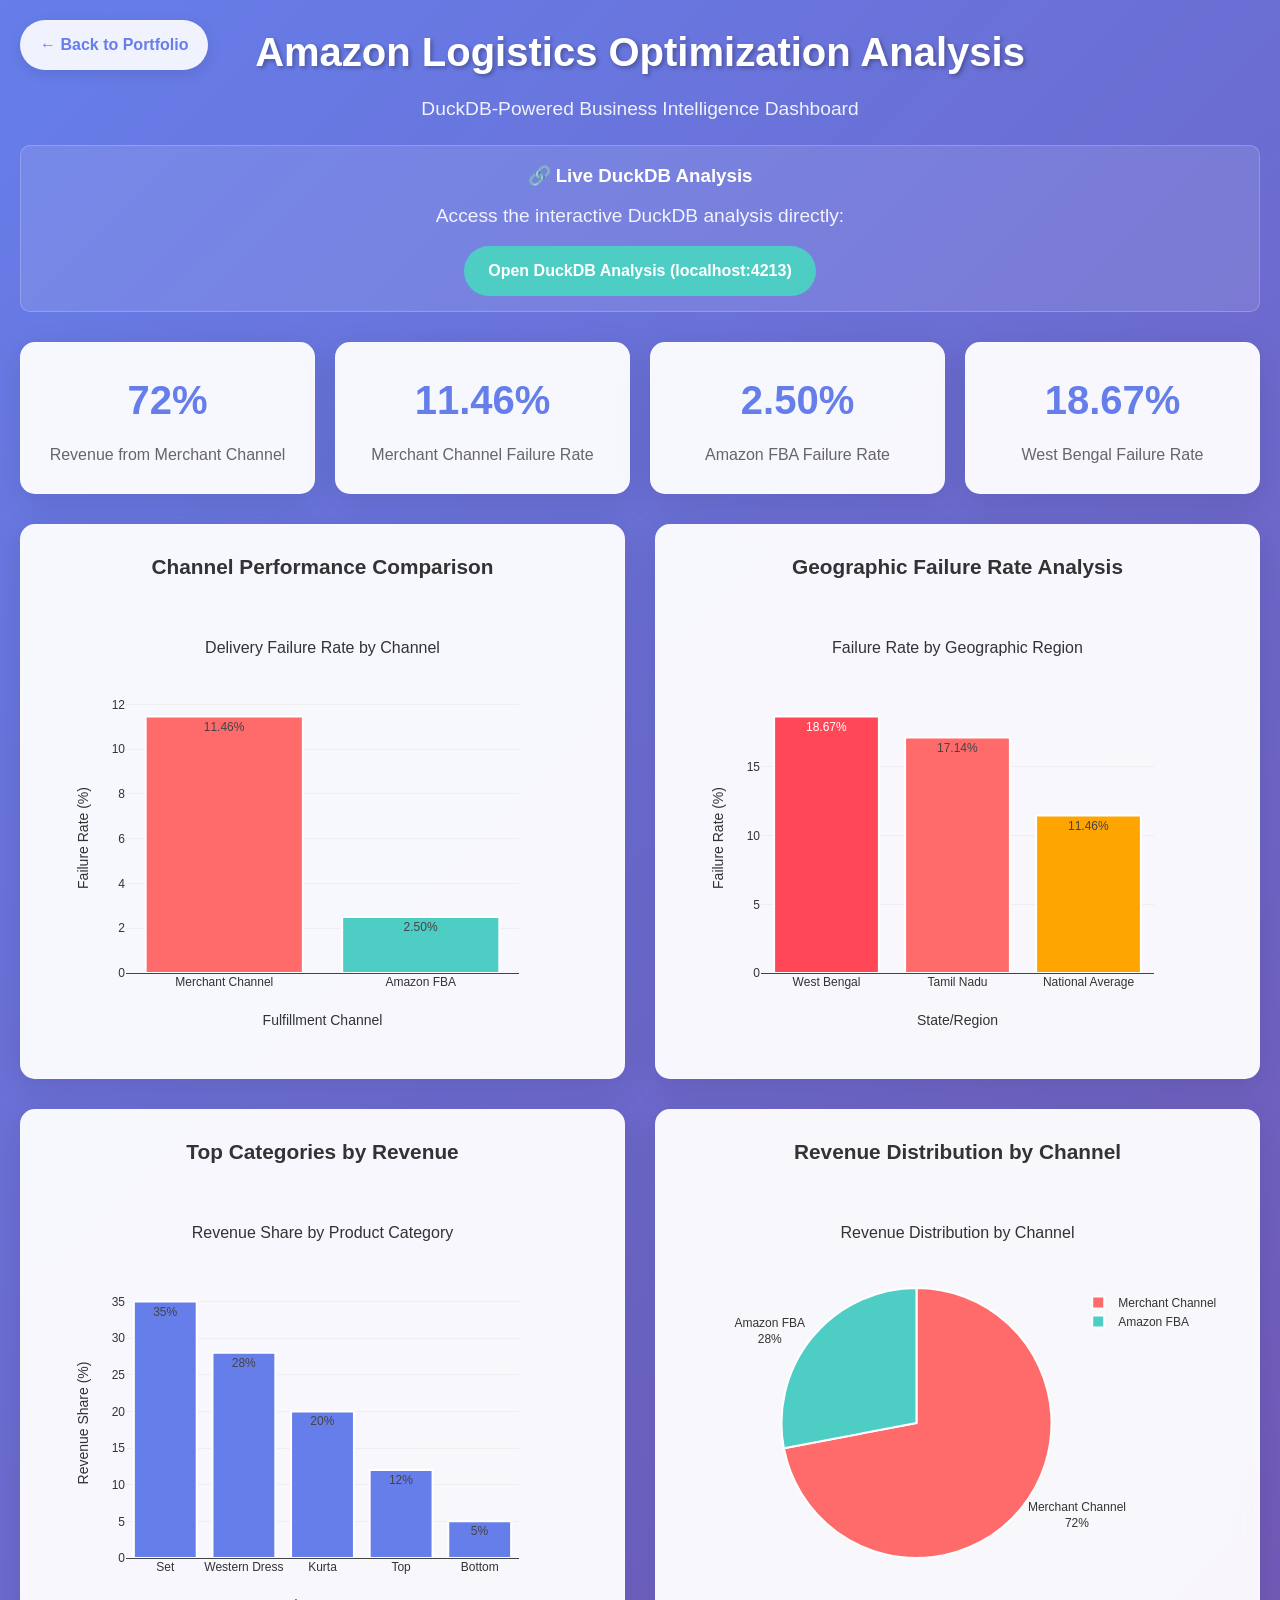
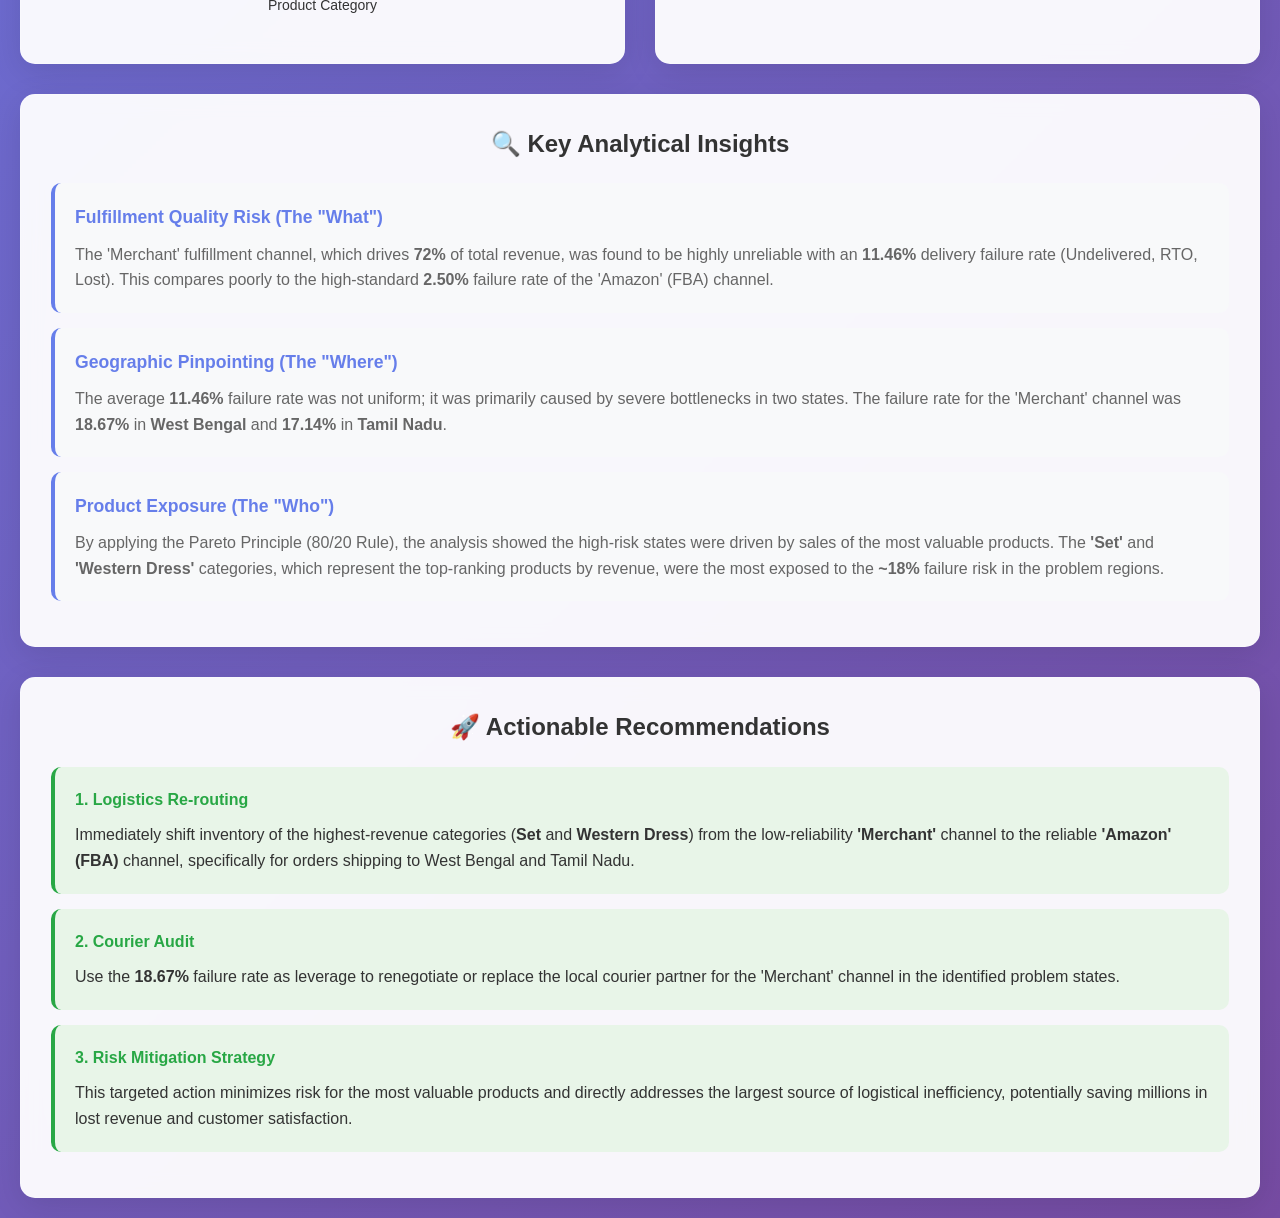
<file: amazon_dashboard.html>
<!DOCTYPE html>
<html lang="en">
<head>
    <meta charset="UTF-8">
    <meta name="viewport" content="width=device-width, initial-scale=1.0">
    <title>Amazon Logistics Optimization Dashboard</title>
    <script src="https://cdn.plot.ly/plotly-latest.min.js"></script>
    <style>
        * {
            margin: 0;
            padding: 0;
            box-sizing: border-box;
        }
        
        body {
            font-family: 'Segoe UI', Tahoma, Geneva, Verdana, sans-serif;
            background: linear-gradient(135deg, #667eea 0%, #764ba2 100%);
            color: #333;
            line-height: 1.6;
        }
        
        .dashboard-container {
            max-width: 1400px;
            margin: 0 auto;
            padding: 20px;
        }
        
        .header {
            text-align: center;
            margin-bottom: 30px;
            color: white;
        }
        
        .header h1 {
            font-size: 2.5rem;
            margin-bottom: 10px;
            text-shadow: 2px 2px 4px rgba(0,0,0,0.3);
        }
        
        .header p {
            font-size: 1.2rem;
            opacity: 0.9;
        }
        
        .metrics-grid {
            display: grid;
            grid-template-columns: repeat(auto-fit, minmax(250px, 1fr));
            gap: 20px;
            margin-bottom: 30px;
        }
        
        .metric-card {
            background: rgba(255, 255, 255, 0.95);
            padding: 25px;
            border-radius: 15px;
            text-align: center;
            box-shadow: 0 8px 32px rgba(0,0,0,0.1);
            backdrop-filter: blur(10px);
            border: 1px solid rgba(255,255,255,0.2);
            transition: transform 0.3s ease;
        }
        
        .metric-card:hover {
            transform: translateY(-5px);
        }
        
        .metric-value {
            font-size: 2.5rem;
            font-weight: bold;
            color: #667eea;
            margin-bottom: 10px;
        }
        
        .metric-label {
            font-size: 1rem;
            color: #666;
            font-weight: 500;
        }
        
        .charts-grid {
            display: grid;
            grid-template-columns: repeat(auto-fit, minmax(600px, 1fr));
            gap: 30px;
            margin-bottom: 30px;
        }
        
        .chart-container {
            background: rgba(255, 255, 255, 0.95);
            padding: 25px;
            border-radius: 15px;
            box-shadow: 0 8px 32px rgba(0,0,0,0.1);
            backdrop-filter: blur(10px);
            border: 1px solid rgba(255,255,255,0.2);
        }
        
        .chart-title {
            font-size: 1.3rem;
            font-weight: 600;
            margin-bottom: 20px;
            color: #333;
            text-align: center;
        }
        
        .insights-section {
            background: rgba(255, 255, 255, 0.95);
            padding: 30px;
            border-radius: 15px;
            box-shadow: 0 8px 32px rgba(0,0,0,0.1);
            backdrop-filter: blur(10px);
            border: 1px solid rgba(255,255,255,0.2);
            margin-bottom: 30px;
        }
        
        .insights-title {
            font-size: 1.5rem;
            font-weight: 600;
            margin-bottom: 20px;
            color: #333;
            text-align: center;
        }
        
        .insight-item {
            background: #f8f9fa;
            padding: 20px;
            margin-bottom: 15px;
            border-radius: 10px;
            border-left: 4px solid #667eea;
        }
        
        .insight-item h4 {
            color: #667eea;
            margin-bottom: 10px;
            font-size: 1.1rem;
        }
        
        .insight-item p {
            color: #666;
            line-height: 1.6;
        }
        
        .recommendations {
            background: rgba(255, 255, 255, 0.95);
            padding: 30px;
            border-radius: 15px;
            box-shadow: 0 8px 32px rgba(0,0,0,0.1);
            backdrop-filter: blur(10px);
            border: 1px solid rgba(255,255,255,0.2);
        }
        
        .recommendations h3 {
            color: #333;
            margin-bottom: 20px;
            text-align: center;
            font-size: 1.5rem;
        }
        
        .recommendation-item {
            background: #e8f5e8;
            padding: 20px;
            margin-bottom: 15px;
            border-radius: 10px;
            border-left: 4px solid #28a745;
        }
        
        .recommendation-item h4 {
            color: #28a745;
            margin-bottom: 10px;
        }
        
        .back-button {
            position: fixed;
            top: 20px;
            left: 20px;
            background: rgba(255, 255, 255, 0.9);
            color: #667eea;
            border: none;
            padding: 12px 20px;
            border-radius: 25px;
            cursor: pointer;
            font-weight: 600;
            text-decoration: none;
            display: inline-flex;
            align-items: center;
            gap: 8px;
            transition: all 0.3s ease;
            box-shadow: 0 4px 15px rgba(0,0,0,0.1);
        }
        
        .back-button:hover {
            background: white;
            transform: translateY(-2px);
            box-shadow: 0 6px 20px rgba(0,0,0,0.15);
        }
    </style>
</head>
<body>
    <a href="index.html" class="back-button">
        ← Back to Portfolio
    </a>
    
    <div class="dashboard-container">
        <div class="header">
            <h1>Amazon Logistics Optimization Analysis</h1>
            <p>DuckDB-Powered Business Intelligence Dashboard</p>
            <div style="margin-top: 20px; padding: 15px; background: rgba(255,255,255,0.1); border-radius: 10px; border: 1px solid rgba(255,255,255,0.2);">
                <h3 style="color: #fff; margin-bottom: 10px;">🔗 Live DuckDB Analysis</h3>
                <p style="color: #fff; margin-bottom: 15px;">Access the interactive DuckDB analysis directly:</p>
                <a href="http://localhost:4213/" target="_blank" style="display: inline-block; background: #4ecdc4; color: white; padding: 12px 24px; border-radius: 25px; text-decoration: none; font-weight: 600; transition: all 0.3s ease;">
                    <i class="fas fa-external-link-alt"></i> Open DuckDB Analysis (localhost:4213)
                </a>
            </div>
        </div>
        
        <div class="metrics-grid">
            <div class="metric-card">
                <div class="metric-value">72%</div>
                <div class="metric-label">Revenue from Merchant Channel</div>
            </div>
            <div class="metric-card">
                <div class="metric-value">11.46%</div>
                <div class="metric-label">Merchant Channel Failure Rate</div>
            </div>
            <div class="metric-card">
                <div class="metric-value">2.50%</div>
                <div class="metric-label">Amazon FBA Failure Rate</div>
            </div>
            <div class="metric-card">
                <div class="metric-value">18.67%</div>
                <div class="metric-label">West Bengal Failure Rate</div>
            </div>
        </div>
        
        <div class="charts-grid">
            <div class="chart-container">
                <div class="chart-title">Channel Performance Comparison</div>
                <div id="channelChart"></div>
            </div>
            
            <div class="chart-container">
                <div class="chart-title">Geographic Failure Rate Analysis</div>
                <div id="geographicChart"></div>
            </div>
            
            <div class="chart-container">
                <div class="chart-title">Top Categories by Revenue</div>
                <div id="categoryChart"></div>
            </div>
            
            <div class="chart-container">
                <div class="chart-title">Revenue Distribution by Channel</div>
                <div id="revenueChart"></div>
            </div>
        </div>
        
        <div class="insights-section">
            <div class="insights-title">🔍 Key Analytical Insights</div>
            
            <div class="insight-item">
                <h4>Fulfillment Quality Risk (The "What")</h4>
                <p>The 'Merchant' fulfillment channel, which drives <strong>72%</strong> of total revenue, was found to be highly unreliable with an <strong>11.46%</strong> delivery failure rate (Undelivered, RTO, Lost). This compares poorly to the high-standard <strong>2.50%</strong> failure rate of the 'Amazon' (FBA) channel.</p>
            </div>
            
            <div class="insight-item">
                <h4>Geographic Pinpointing (The "Where")</h4>
                <p>The average <strong>11.46%</strong> failure rate was not uniform; it was primarily caused by severe bottlenecks in two states. The failure rate for the 'Merchant' channel was <strong>18.67%</strong> in <strong>West Bengal</strong> and <strong>17.14%</strong> in <strong>Tamil Nadu</strong>.</p>
            </div>
            
            <div class="insight-item">
                <h4>Product Exposure (The "Who")</h4>
                <p>By applying the Pareto Principle (80/20 Rule), the analysis showed the high-risk states were driven by sales of the most valuable products. The <strong>'Set'</strong> and <strong>'Western Dress'</strong> categories, which represent the top-ranking products by revenue, were the most exposed to the <strong>~18%</strong> failure risk in the problem regions.</p>
            </div>
        </div>
        
        <div class="recommendations">
            <h3>🚀 Actionable Recommendations</h3>
            
            <div class="recommendation-item">
                <h4>1. Logistics Re-routing</h4>
                <p>Immediately shift inventory of the highest-revenue categories (<strong>Set</strong> and <strong>Western Dress</strong>) from the low-reliability <strong>'Merchant'</strong> channel to the reliable <strong>'Amazon' (FBA)</strong> channel, specifically for orders shipping to West Bengal and Tamil Nadu.</p>
            </div>
            
            <div class="recommendation-item">
                <h4>2. Courier Audit</h4>
                <p>Use the <strong>18.67%</strong> failure rate as leverage to renegotiate or replace the local courier partner for the 'Merchant' channel in the identified problem states.</p>
            </div>
            
            <div class="recommendation-item">
                <h4>3. Risk Mitigation Strategy</h4>
                <p>This targeted action minimizes risk for the most valuable products and directly addresses the largest source of logistical inefficiency, potentially saving millions in lost revenue and customer satisfaction.</p>
            </div>
        </div>
    </div>
    
    <script>
        // Channel Performance Chart
        const channelData = [{
            x: ['Merchant Channel', 'Amazon FBA'],
            y: [11.46, 2.50],
            type: 'bar',
            marker: {
                color: ['#ff6b6b', '#4ecdc4'],
                line: {color: 'white', width: 2}
            },
            text: ['11.46%', '2.50%'],
            textposition: 'auto',
        }];
        
        const channelLayout = {
            title: {
                text: 'Delivery Failure Rate by Channel',
                font: {size: 16, color: '#333'}
            },
            xaxis: {title: 'Fulfillment Channel'},
            yaxis: {title: 'Failure Rate (%)'},
            plot_bgcolor: 'rgba(0,0,0,0)',
            paper_bgcolor: 'rgba(0,0,0,0)',
            font: {color: '#333'}
        };
        
        Plotly.newPlot('channelChart', channelData, channelLayout, {responsive: true});
        
        // Geographic Analysis Chart
        const geographicData = [{
            x: ['West Bengal', 'Tamil Nadu', 'National Average'],
            y: [18.67, 17.14, 11.46],
            type: 'bar',
            marker: {
                color: ['#ff4757', '#ff6b6b', '#ffa502'],
                line: {color: 'white', width: 2}
            },
            text: ['18.67%', '17.14%', '11.46%'],
            textposition: 'auto',
        }];
        
        const geographicLayout = {
            title: {
                text: 'Failure Rate by Geographic Region',
                font: {size: 16, color: '#333'}
            },
            xaxis: {title: 'State/Region'},
            yaxis: {title: 'Failure Rate (%)'},
            plot_bgcolor: 'rgba(0,0,0,0)',
            paper_bgcolor: 'rgba(0,0,0,0)',
            font: {color: '#333'}
        };
        
        Plotly.newPlot('geographicChart', geographicData, geographicLayout, {responsive: true});
        
        // Top Categories Chart
        const categoryData = [{
            x: ['Set', 'Western Dress', 'Kurta', 'Top', 'Bottom'],
            y: [35, 28, 20, 12, 5],
            type: 'bar',
            marker: {
                color: '#667eea',
                line: {color: 'white', width: 2}
            },
            text: ['35%', '28%', '20%', '12%', '5%'],
            textposition: 'auto',
        }];
        
        const categoryLayout = {
            title: {
                text: 'Revenue Share by Product Category',
                font: {size: 16, color: '#333'}
            },
            xaxis: {title: 'Product Category'},
            yaxis: {title: 'Revenue Share (%)'},
            plot_bgcolor: 'rgba(0,0,0,0)',
            paper_bgcolor: 'rgba(0,0,0,0)',
            font: {color: '#333'}
        };
        
        Plotly.newPlot('categoryChart', categoryData, categoryLayout, {responsive: true});
        
        // Revenue Distribution Pie Chart
        const revenueData = [{
            values: [72, 28],
            labels: ['Merchant Channel', 'Amazon FBA'],
            type: 'pie',
            marker: {
                colors: ['#ff6b6b', '#4ecdc4'],
                line: {color: 'white', width: 2}
            },
            textinfo: 'label+percent',
            textposition: 'outside'
        }];
        
        const revenueLayout = {
            title: {
                text: 'Revenue Distribution by Channel',
                font: {size: 16, color: '#333'}
            },
            plot_bgcolor: 'rgba(0,0,0,0)',
            paper_bgcolor: 'rgba(0,0,0,0)',
            font: {color: '#333'}
        };
        
        Plotly.newPlot('revenueChart', revenueData, revenueLayout, {responsive: true});
        
        // Add animation to metric cards
        const observerOptions = {
            threshold: 0.1,
            rootMargin: '0px 0px -50px 0px'
        };
        
        const observer = new IntersectionObserver((entries) => {
            entries.forEach(entry => {
                if (entry.isIntersecting) {
                    entry.target.style.animation = 'fadeInUp 0.6s ease forwards';
                }
            });
        }, observerOptions);
        
        document.querySelectorAll('.metric-card, .chart-container, .insight-item, .recommendation-item').forEach(el => {
            observer.observe(el);
        });
        
        // Add CSS animation
        const style = document.createElement('style');
        style.textContent = `
            @keyframes fadeInUp {
                from {
                    opacity: 0;
                    transform: translateY(30px);
                }
                to {
                    opacity: 1;
                    transform: translateY(0);
                }
            }
        `;
        document.head.appendChild(style);
    </script>
</body>
</html>
</file>
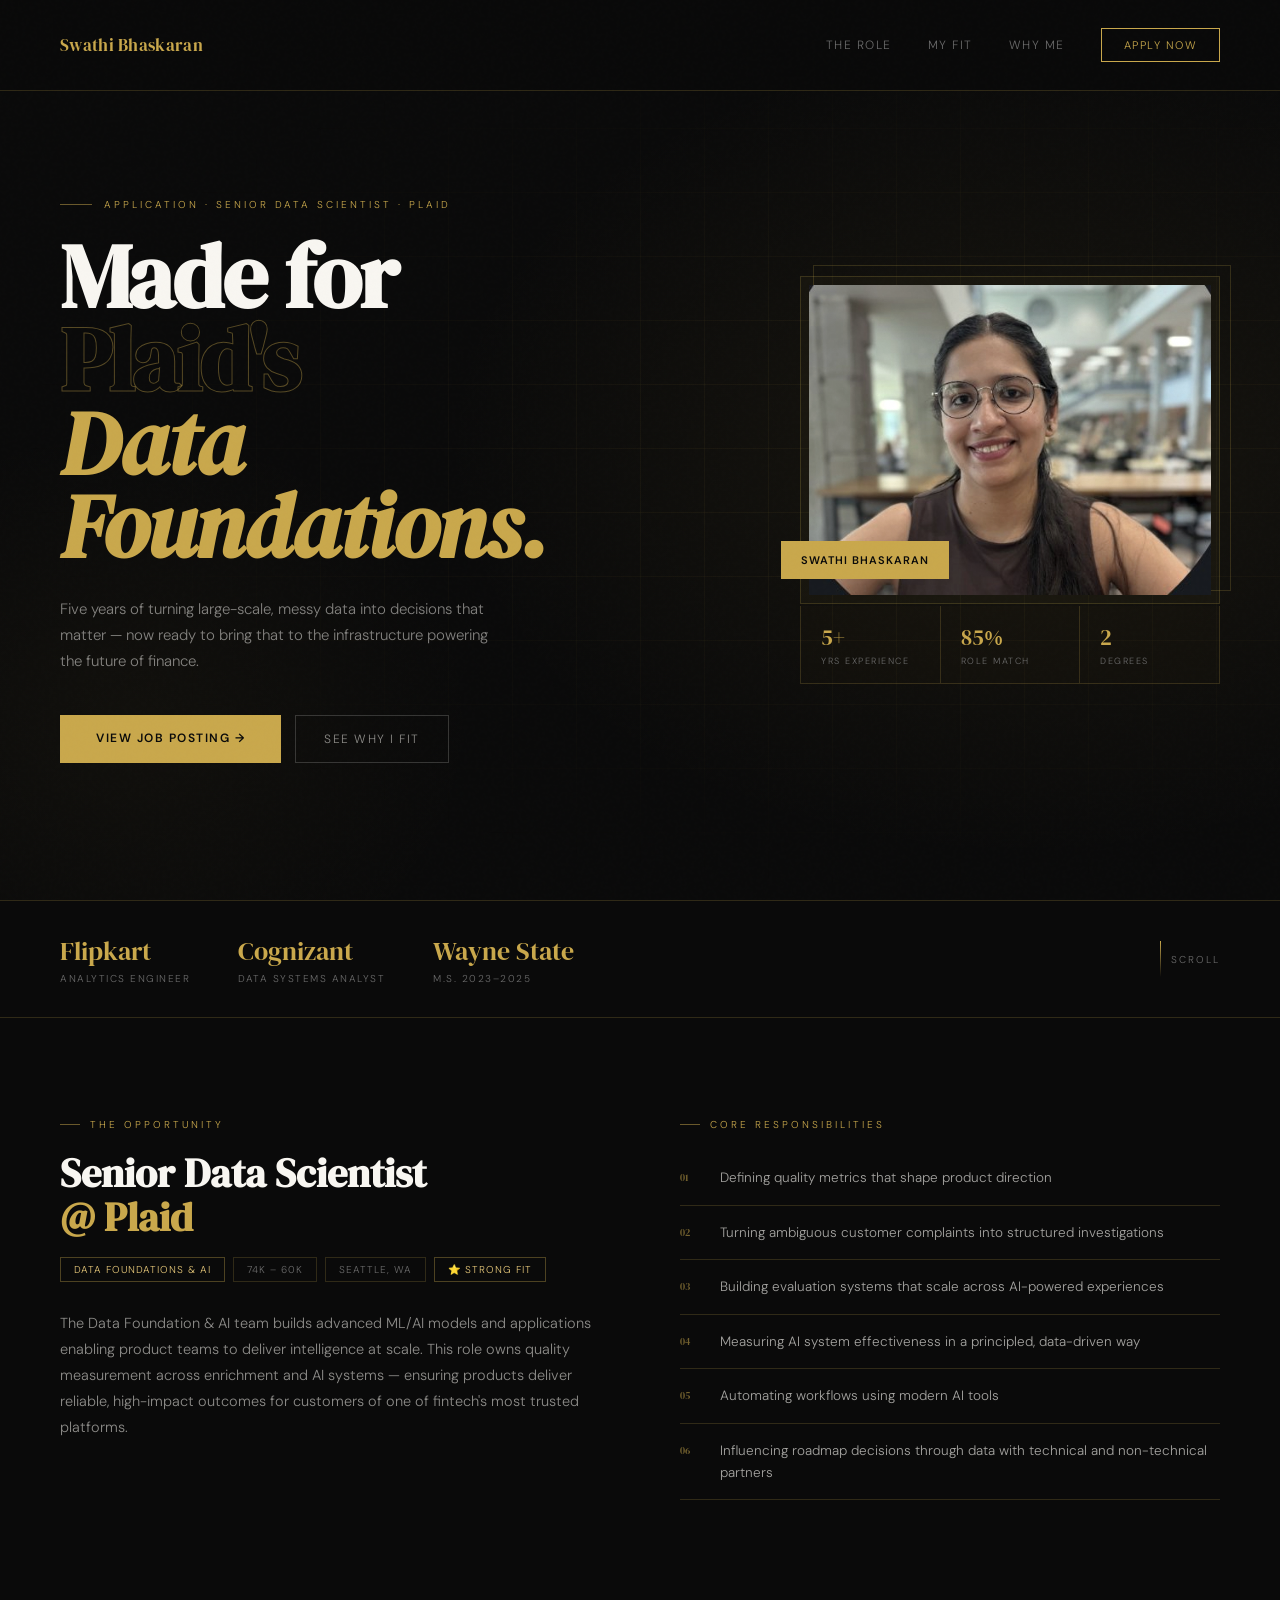
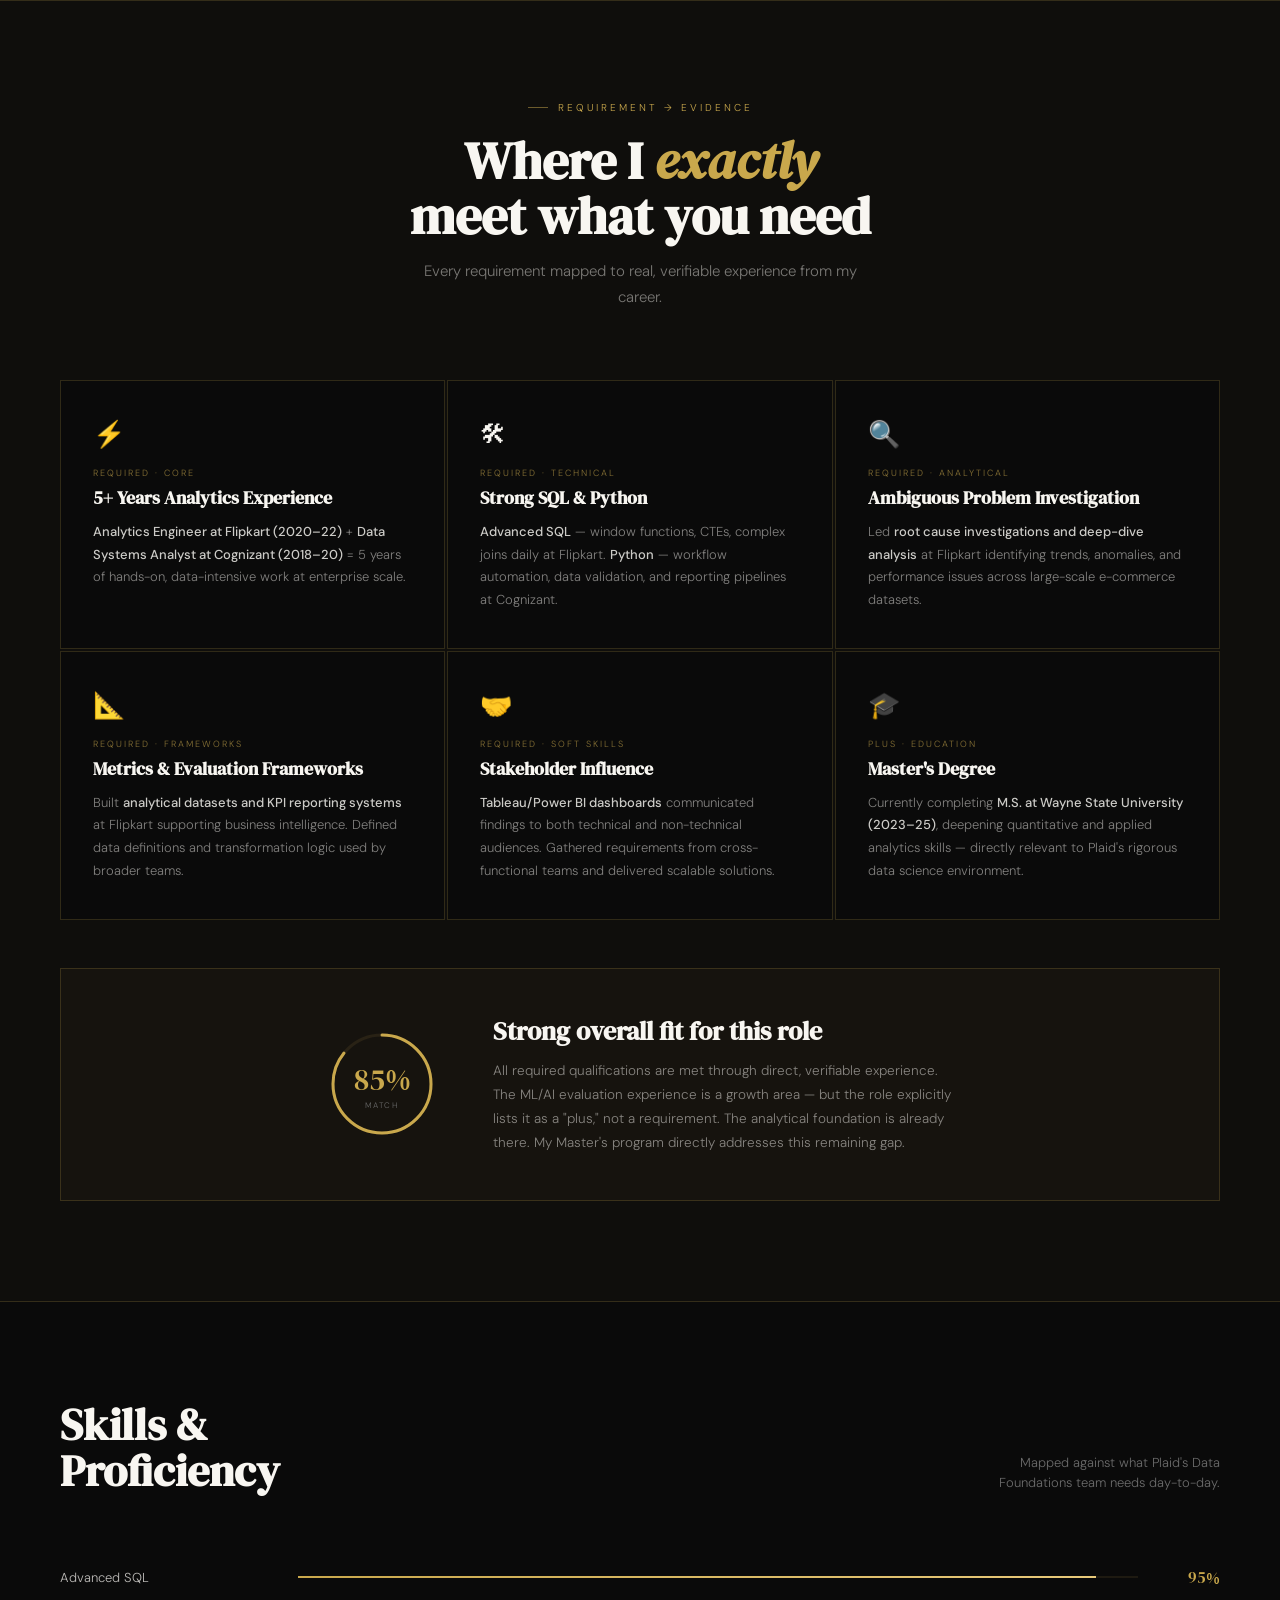
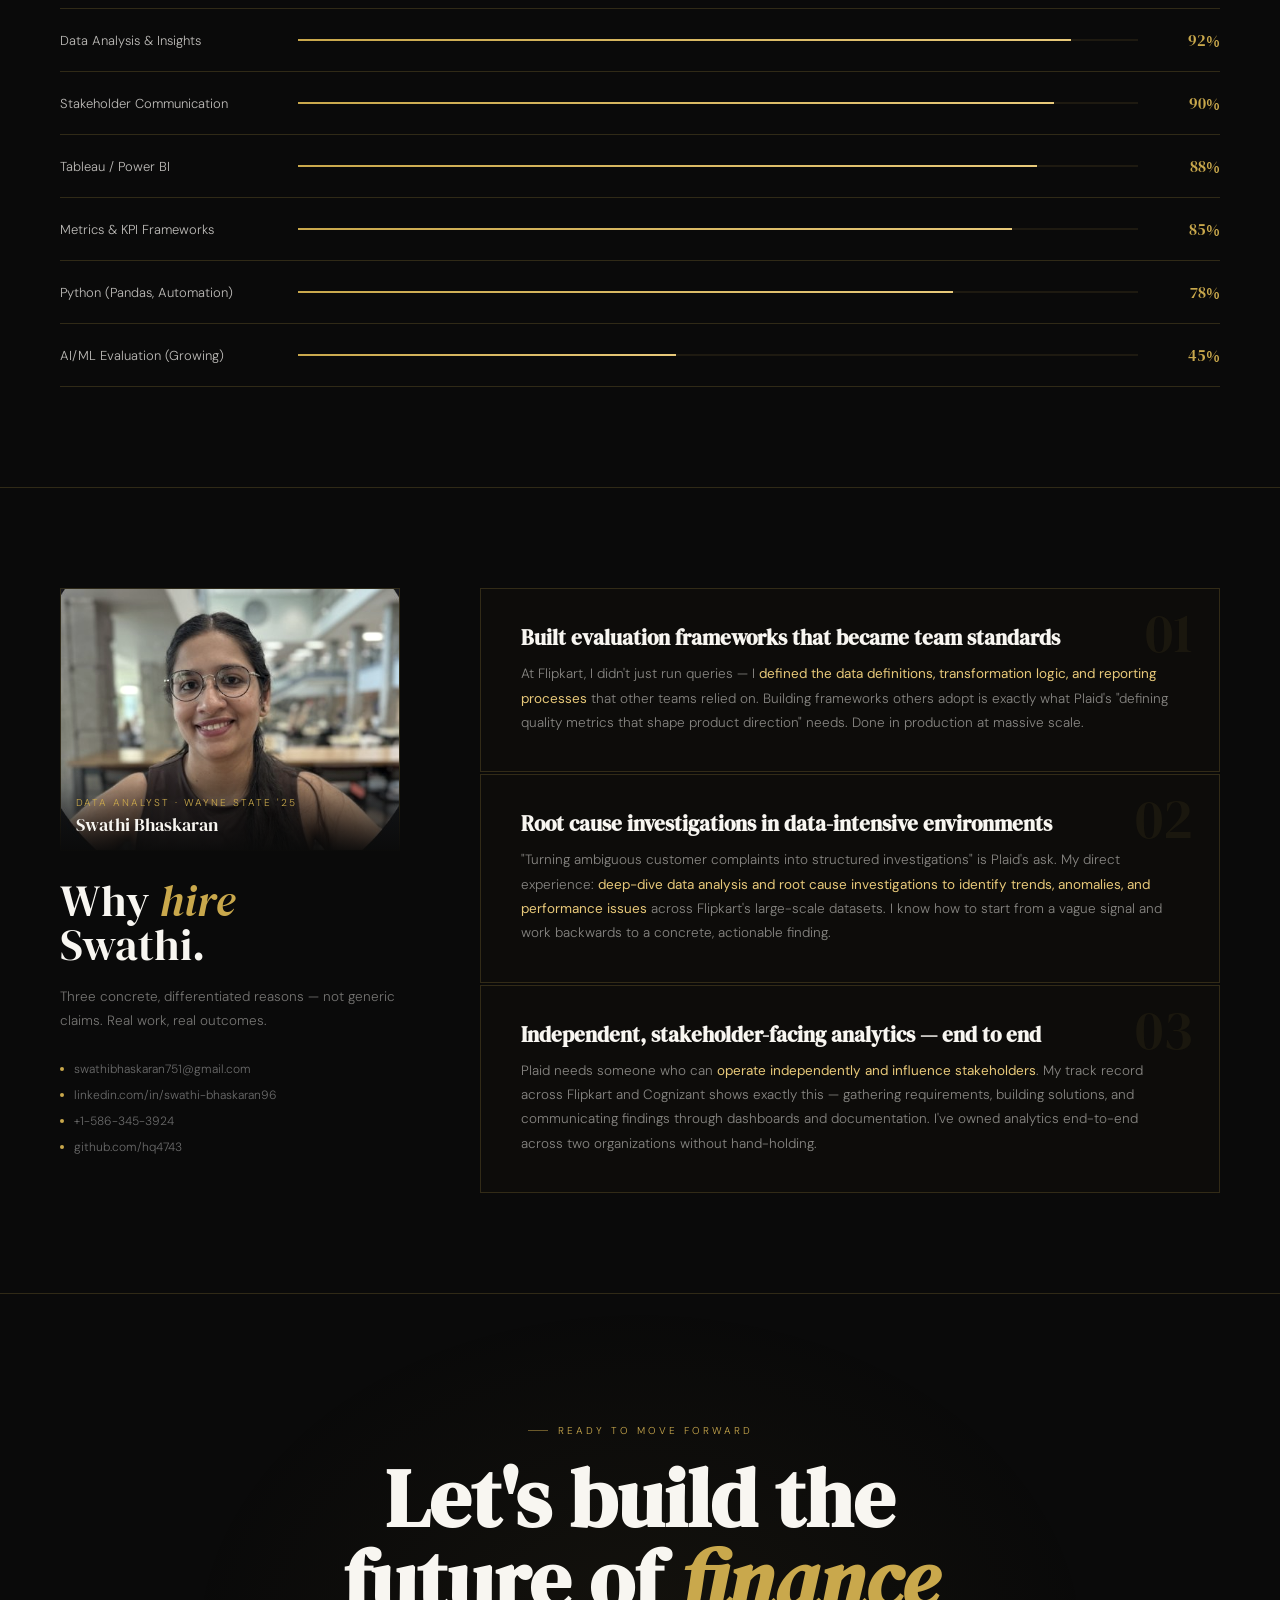
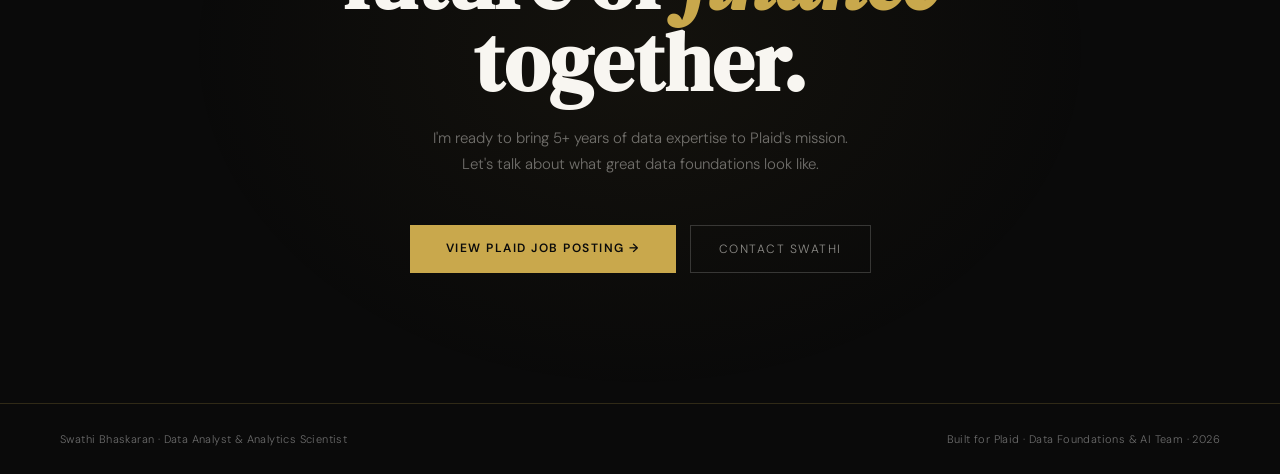
<file: swathi_plaid_application.html>
<!DOCTYPE html>
<html lang="en">
<head>
<meta charset="UTF-8">
<meta name="viewport" content="width=device-width, initial-scale=1.0">
<title>Swathi Bhaskaran × Plaid</title>
<link href="https://fonts.googleapis.com/css2?family=DM+Serif+Display:ital@0;1&family=DM+Sans:ital,opsz,wght@0,9..40,300;0,9..40,400;0,9..40,500;0,9..40,600;1,9..40,300&display=swap" rel="stylesheet">
<style>
  :root {
    --black: #0a0a0a;
    --white: #f8f6f1;
    --gold: #c9a84c;
    --gold-light: #e8c97a;
    --cream: #f0ece3;
    --mid: #6b6b6b;
    --line: rgba(201,168,76,0.2);
  }
  *, *::before, *::after { box-sizing: border-box; margin: 0; padding: 0; }
  html { scroll-behavior: smooth; }
  body { background: var(--black); color: var(--white); font-family: 'DM Sans', sans-serif; font-weight: 300; overflow-x: hidden; }

  body::before {
    content: '';
    position: fixed; inset: 0;
    background-image: url("data:image/svg+xml,%3Csvg viewBox='0 0 256 256' xmlns='http://www.w3.org/2000/svg'%3E%3Cfilter id='n'%3E%3CfeTurbulence type='fractalNoise' baseFrequency='0.9' numOctaves='4' stitchTiles='stitch'/%3E%3C/filter%3E%3Crect width='100%25' height='100%25' filter='url(%23n)' opacity='0.04'/%3E%3C/svg%3E");
    pointer-events: none; z-index: 999; opacity: 0.35;
  }

  /* NAV */
  nav {
    padding: 28px 60px; display: flex; justify-content: space-between; align-items: center;
    position: fixed; top: 0; left: 0; right: 0; z-index: 100;
    background: rgba(10,10,10,0.85); backdrop-filter: blur(20px);
    border-bottom: 1px solid var(--line);
    animation: fadeDown 0.8s ease forwards;
  }
  .nav-logo { font-family: 'DM Serif Display', serif; font-size: 17px; color: var(--gold); letter-spacing: 0.3px; }
  .nav-links { display: flex; gap: 36px; align-items: center; }
  .nav-link { font-size: 12px; letter-spacing: 1.5px; text-transform: uppercase; color: var(--mid); text-decoration: none; transition: color 0.3s; }
  .nav-link:hover { color: var(--gold); }
  .nav-cta { padding: 9px 22px; border: 1px solid var(--gold); color: var(--gold); font-size: 11px; letter-spacing: 1.5px; text-transform: uppercase; text-decoration: none; transition: all 0.3s; }
  .nav-cta:hover { background: var(--gold); color: var(--black); }

  /* HERO */
  .hero {
    min-height: 100vh; padding: 140px 60px 80px;
    display: grid; grid-template-columns: 1fr 420px; gap: 60px; align-items: center;
    position: relative; overflow: hidden;
  }
  .hero-bg {
    position: absolute; inset: 0;
    background: radial-gradient(ellipse 70% 70% at 80% 50%, rgba(201,168,76,0.07) 0%, transparent 65%),
                radial-gradient(ellipse 50% 60% at 10% 80%, rgba(201,168,76,0.04) 0%, transparent 55%);
  }
  .hero-grid {
    position: absolute; inset: 0;
    background-image: linear-gradient(rgba(201,168,76,0.05) 1px, transparent 1px), linear-gradient(90deg, rgba(201,168,76,0.05) 1px, transparent 1px);
    background-size: 64px 64px;
    mask-image: radial-gradient(ellipse at 70% 50%, black 20%, transparent 70%);
  }

  .hero-left { position: relative; z-index: 10; }
  .hero-eyebrow {
    font-size: 10px; letter-spacing: 3px; text-transform: uppercase; color: var(--gold); margin-bottom: 24px;
    display: flex; align-items: center; gap: 12px;
    opacity: 0; animation: fadeUp 0.8s ease forwards 0.3s;
  }
  .hero-eyebrow::before { content: ''; width: 32px; height: 1px; background: var(--gold); opacity: 0.5; }

  .hero-title { font-family: 'DM Serif Display', serif; font-size: clamp(50px, 7vw, 96px); line-height: 0.93; letter-spacing: -2px; margin-bottom: 28px; }
  .hero-title .l1 { display: block; opacity: 0; animation: fadeUp 0.9s ease forwards 0.45s; }
  .hero-title .l2 { display: block; color: transparent; -webkit-text-stroke: 1px rgba(201,168,76,0.4); opacity: 0; animation: fadeUp 0.9s ease forwards 0.58s; }
  .hero-title .l3 { display: block; font-style: italic; color: var(--gold); opacity: 0; animation: fadeUp 0.9s ease forwards 0.71s; }

  .hero-desc { font-size: 15px; line-height: 1.75; color: rgba(248,246,241,0.5); max-width: 440px; margin-bottom: 40px; opacity: 0; animation: fadeUp 0.8s ease forwards 0.9s; }
  .hero-actions { display: flex; gap: 14px; opacity: 0; animation: fadeUp 0.8s ease forwards 1.05s; }
  .btn-primary { padding: 15px 36px; background: var(--gold); color: var(--black); font-size: 12px; letter-spacing: 1.5px; text-transform: uppercase; font-weight: 600; text-decoration: none; transition: opacity 0.3s; }
  .btn-primary:hover { opacity: 0.85; }
  .btn-ghost { padding: 15px 28px; border: 1px solid rgba(248,246,241,0.18); color: rgba(248,246,241,0.55); font-size: 12px; letter-spacing: 1.5px; text-transform: uppercase; text-decoration: none; transition: all 0.3s; }
  .btn-ghost:hover { border-color: var(--gold); color: var(--gold); }

  /* PHOTO CARD */
  .hero-right { position: relative; z-index: 10; opacity: 0; animation: fadeUp 1s ease forwards 0.6s; }
  .photo-card {
    position: relative; background: rgba(201,168,76,0.04);
    border: 1px solid var(--line); padding: 8px;
  }
  .photo-card::before {
    content: ''; position: absolute; top: -12px; right: -12px; bottom: 12px; left: 12px;
    border: 1px solid rgba(201,168,76,0.2); z-index: -1;
  }
  .photo-card img { width: 100%; display: block; filter: grayscale(15%) contrast(1.05); }
  .photo-badge {
    position: absolute; bottom: 24px; left: -20px;
    background: var(--gold); color: var(--black);
    padding: 12px 20px; font-size: 11px; letter-spacing: 1px; text-transform: uppercase; font-weight: 600;
  }
  .photo-stats {
    display: flex; gap: 0; margin-top: 2px;
  }
  .pstat {
    flex: 1; padding: 16px 20px; border: 1px solid var(--line); border-top: none;
    display: flex; flex-direction: column; gap: 3px;
    background: rgba(201,168,76,0.02);
  }
  .pstat:not(:last-child) { border-right: none; }
  .pstat-num { font-family: 'DM Serif Display', serif; font-size: 22px; color: var(--gold); }
  .pstat-label { font-size: 9px; letter-spacing: 1.5px; text-transform: uppercase; color: var(--mid); }

  /* DIVIDER */
  .divider { height: 1px; background: var(--line); margin: 0 60px; }

  /* HERO BOTTOM STATS */
  .hero-bottom { padding: 32px 60px; display: flex; justify-content: space-between; align-items: center; border-top: 1px solid var(--line); }
  .hstats { display: flex; gap: 48px; }
  .hstat { display: flex; flex-direction: column; gap: 3px; }
  .hstat-num { font-family: 'DM Serif Display', serif; font-size: 26px; color: var(--gold); }
  .hstat-lbl { font-size: 10px; letter-spacing: 1.5px; text-transform: uppercase; color: var(--mid); }
  .scroll-hint { font-size: 10px; letter-spacing: 2px; text-transform: uppercase; color: var(--mid); display: flex; align-items: center; gap: 10px; }
  .scroll-line { width: 1px; height: 36px; background: linear-gradient(to bottom, var(--gold), transparent); animation: pulse 2s ease-in-out infinite; }

  /* SECTION COMMONS */
  .section-label { font-size: 10px; letter-spacing: 3px; text-transform: uppercase; color: var(--gold); margin-bottom: 20px; display: flex; align-items: center; gap: 10px; }
  .section-label::before { content: ''; width: 20px; height: 1px; background: var(--gold); opacity: 0.5; }

  /* ROLE SECTION */
  .role-section { padding: 100px 60px; display: grid; grid-template-columns: 1fr 1fr; gap: 80px; border-top: 1px solid var(--line); }
  .role-title { font-family: 'DM Serif Display', serif; font-size: 40px; line-height: 1.1; margin-bottom: 18px; }
  .role-co { color: var(--gold); }
  .role-meta { display: flex; flex-wrap: wrap; gap: 8px; margin-bottom: 28px; }
  .tag { padding: 5px 13px; border: 1px solid var(--line); font-size: 10px; letter-spacing: 1px; text-transform: uppercase; color: var(--mid); }
  .tag.g { border-color: rgba(201,168,76,0.35); color: var(--gold-light); }
  .role-desc { font-size: 14.5px; line-height: 1.8; color: rgba(248,246,241,0.55); }
  .resp-item { padding: 16px 0; border-bottom: 1px solid var(--line); display: flex; gap: 18px; font-size: 13.5px; line-height: 1.6; color: rgba(248,246,241,0.65); transition: color 0.3s; }
  .resp-item:hover { color: var(--white); }
  .resp-num { font-family: 'DM Serif Display', serif; font-size: 10px; color: var(--gold); opacity: 0.55; min-width: 22px; padding-top: 3px; }

  /* MATCH */
  .match-section { padding: 100px 60px; background: rgba(201,168,76,0.025); border-top: 1px solid var(--line); border-bottom: 1px solid var(--line); }
  .match-header { text-align: center; margin-bottom: 70px; }
  .match-title { font-family: 'DM Serif Display', serif; font-size: 52px; line-height: 1.05; margin-bottom: 16px; }
  .match-title em { color: var(--gold); font-style: italic; }
  .match-sub { font-size: 15px; color: rgba(248,246,241,0.45); max-width: 440px; margin: 0 auto; line-height: 1.7; }
  .match-grid { display: grid; grid-template-columns: repeat(3, 1fr); gap: 2px; margin-bottom: 48px; }
  .match-card { background: rgba(10,10,10,0.9); padding: 36px 32px; border: 1px solid var(--line); position: relative; overflow: hidden; transition: border-color 0.3s, transform 0.3s; }
  .match-card:hover { border-color: rgba(201,168,76,0.38); transform: translateY(-3px); }
  .match-card::before { content: ''; position: absolute; top: 0; left: 0; right: 0; height: 2px; background: linear-gradient(to right, transparent, var(--gold), transparent); opacity: 0; transition: opacity 0.3s; }
  .match-card:hover::before { opacity: 1; }
  .card-icon { font-size: 26px; margin-bottom: 16px; display: block; }
  .card-req { font-size: 9px; letter-spacing: 2px; text-transform: uppercase; color: var(--gold); margin-bottom: 8px; opacity: 0.65; }
  .card-title { font-family: 'DM Serif Display', serif; font-size: 18px; margin-bottom: 12px; line-height: 1.2; }
  .card-body { font-size: 13px; line-height: 1.75; color: rgba(248,246,241,0.5); }
  .card-body strong { color: rgba(248,246,241,0.82); font-weight: 500; }

  /* SCORE */
  .score-wrap { display: flex; justify-content: center; align-items: center; gap: 56px; padding: 44px; border: 1px solid var(--line); background: rgba(201,168,76,0.03); }
  .score-ring { position: relative; width: 110px; height: 110px; flex-shrink: 0; }
  .score-ring svg { transform: rotate(-90deg); width: 110px; height: 110px; }
  .score-ring circle { fill: none; stroke-width: 3; }
  .track { stroke: rgba(201,168,76,0.1); }
  .fill { stroke: var(--gold); stroke-dasharray: 310; stroke-dashoffset: 310; stroke-linecap: round; animation: fillRing 2s ease forwards 1.5s; }
  .score-center { position: absolute; inset: 0; display: flex; flex-direction: column; align-items: center; justify-content: center; }
  .score-num { font-family: 'DM Serif Display', serif; font-size: 30px; color: var(--gold); }
  .score-lbl { font-size: 8px; letter-spacing: 1.5px; text-transform: uppercase; color: var(--mid); }
  .score-text h3 { font-family: 'DM Serif Display', serif; font-size: 26px; margin-bottom: 10px; }
  .score-text p { font-size: 13.5px; line-height: 1.8; color: rgba(248,246,241,0.5); max-width: 460px; }

  /* SKILLS */
  .skills-section { padding: 100px 60px; border-bottom: 1px solid var(--line); }
  .skills-head { display: flex; justify-content: space-between; align-items: flex-end; margin-bottom: 52px; }
  .skills-title { font-family: 'DM Serif Display', serif; font-size: 44px; line-height: 1.05; }
  .skills-sub { font-size: 13px; color: var(--mid); max-width: 260px; text-align: right; line-height: 1.6; }
  .skill-row { padding: 20px 0; border-bottom: 1px solid var(--line); display: grid; grid-template-columns: 210px 1fr 54px; gap: 28px; align-items: center; }
  .skill-name { font-size: 13px; color: rgba(248,246,241,0.75); }
  .skill-track { height: 2px; background: rgba(201,168,76,0.1); overflow: hidden; }
  .skill-fill { height: 100%; background: linear-gradient(to right, var(--gold), var(--gold-light)); transform: scaleX(0); transform-origin: left; animation: fillBar 1.2s ease forwards; }
  .skill-pct { font-family: 'DM Serif Display', serif; font-size: 16px; color: var(--gold); text-align: right; }

  /* WHY */
  .why-section { padding: 100px 60px; display: grid; grid-template-columns: 340px 1fr; gap: 80px; border-bottom: 1px solid var(--line); }
  .why-sticky { position: sticky; top: 100px; }

  /* PHOTO in WHY section */
  .why-photo-wrap { margin-bottom: 28px; position: relative; }
  .why-photo { width: 100%; display: block; filter: grayscale(20%) contrast(1.05); border: 1px solid var(--line); }
  .why-photo-label {
    position: absolute; bottom: 0; left: 0; right: 0;
    background: linear-gradient(to top, rgba(10,10,10,0.95), transparent);
    padding: 32px 16px 14px;
    font-family: 'DM Serif Display', serif; font-size: 18px; color: var(--white);
  }
  .why-photo-label span { display: block; font-family: 'DM Sans', sans-serif; font-size: 10px; letter-spacing: 2px; text-transform: uppercase; color: var(--gold); margin-bottom: 3px; }

  .why-title { font-family: 'DM Serif Display', serif; font-size: 44px; line-height: 1.0; margin-bottom: 18px; }
  .why-title em { font-style: italic; color: var(--gold); }
  .why-intro { font-size: 13.5px; line-height: 1.8; color: rgba(248,246,241,0.45); margin-bottom: 28px; }
  .contact-list { display: flex; flex-direction: column; gap: 10px; }
  .contact-item { display: flex; gap: 10px; align-items: center; font-size: 12px; color: var(--mid); }
  .dot { width: 4px; height: 4px; background: var(--gold); border-radius: 50%; flex-shrink: 0; }
  .why-points { display: flex; flex-direction: column; gap: 2px; }
  .why-point { padding: 36px 40px; background: rgba(201,168,76,0.02); border: 1px solid var(--line); position: relative; transition: border-color 0.3s, background 0.3s; }
  .why-point:hover { border-color: rgba(201,168,76,0.28); background: rgba(201,168,76,0.045); }
  .pt-num { font-family: 'DM Serif Display', serif; font-size: 56px; color: rgba(201,168,76,0.07); position: absolute; top: 16px; right: 26px; line-height: 1; }
  .pt-head { font-family: 'DM Serif Display', serif; font-size: 21px; margin-bottom: 12px; line-height: 1.2; }
  .pt-body { font-size: 13.5px; line-height: 1.8; color: rgba(248,246,241,0.52); }
  .pt-body strong { color: var(--gold-light); font-weight: 400; }

  /* CTA */
  .cta-section { padding: 130px 60px; text-align: center; position: relative; overflow: hidden; }
  .cta-bg { position: absolute; inset: 0; background: radial-gradient(ellipse 55% 75% at 50% 50%, rgba(201,168,76,0.055) 0%, transparent 65%); }
  .cta-title { font-family: 'DM Serif Display', serif; font-size: clamp(44px, 6.5vw, 82px); line-height: 1.0; margin-bottom: 22px; position: relative; z-index: 1; }
  .cta-title em { font-style: italic; color: var(--gold); }
  .cta-sub { font-size: 15px; color: rgba(248,246,241,0.42); margin-bottom: 48px; line-height: 1.75; position: relative; z-index: 1; }
  .cta-btns { display: flex; gap: 14px; justify-content: center; position: relative; z-index: 1; }

  /* FOOTER */
  footer { padding: 28px 60px; border-top: 1px solid var(--line); display: flex; justify-content: space-between; align-items: center; font-size: 11px; color: var(--mid); letter-spacing: 0.4px; }

  /* REVEAL */
  .reveal { opacity: 0; transform: translateY(28px); transition: opacity 0.8s ease, transform 0.8s ease; }
  .reveal.visible { opacity: 1; transform: translateY(0); }

  /* ANIMATIONS */
  @keyframes fadeUp { from { opacity: 0; transform: translateY(22px); } to { opacity: 1; transform: translateY(0); } }
  @keyframes fadeDown { from { opacity: 0; transform: translateY(-14px); } to { opacity: 1; transform: translateY(0); } }
  @keyframes pulse { 0%, 100% { opacity: 0.3; } 50% { opacity: 1; } }
  @keyframes fillRing { to { stroke-dashoffset: 46; } }
  @keyframes fillBar { to { transform: scaleX(1); } }
</style>
</head>
<body>

<nav>
  <div class="nav-logo">Swathi Bhaskaran</div>
  <div class="nav-links">
    <a href="#role" class="nav-link">The Role</a>
    <a href="#match" class="nav-link">My Fit</a>
    <a href="#why" class="nav-link">Why Me</a>
    <a href="https://plaid.com/careers/openings/engineering/seattle-wa/senior-data-scientist-data-foundations-ai/" target="_blank" class="nav-cta">Apply Now</a>
  </div>
</nav>

<!-- HERO -->
<section class="hero">
  <div class="hero-bg"></div>
  <div class="hero-grid"></div>

  <div class="hero-left">
    <div class="hero-eyebrow">Application · Senior Data Scientist · Plaid</div>
    <h1 class="hero-title">
      <span class="l1">Made for</span>
      <span class="l2">Plaid's</span>
      <span class="l3">Data Foundations.</span>
    </h1>
    <p class="hero-desc">Five years of turning large-scale, messy data into decisions that matter — now ready to bring that to the infrastructure powering the future of finance.</p>
    <div class="hero-actions">
      <a href="https://plaid.com/careers/openings/engineering/seattle-wa/senior-data-scientist-data-foundations-ai/" target="_blank" class="btn-primary">View Job Posting →</a>
      <a href="#match" class="btn-ghost">See Why I Fit</a>
    </div>
  </div>

  <div class="hero-right">
    <div class="photo-card">
      <img src="[data-uri]" alt="Swathi Bhaskaran">
      <div class="photo-badge">Swathi Bhaskaran</div>
    </div>
    <div class="photo-stats">
      <div class="pstat">
        <span class="pstat-num">5+</span>
        <span class="pstat-label">Yrs Experience</span>
      </div>
      <div class="pstat">
        <span class="pstat-num">85%</span>
        <span class="pstat-label">Role Match</span>
      </div>
      <div class="pstat">
        <span class="pstat-num">2</span>
        <span class="pstat-label">Degrees</span>
      </div>
    </div>
  </div>
</section>

<div class="hero-bottom">
  <div class="hstats">
    <div class="hstat"><span class="hstat-num">Flipkart</span><span class="hstat-lbl">Analytics Engineer</span></div>
    <div class="hstat"><span class="hstat-num">Cognizant</span><span class="hstat-lbl">Data Systems Analyst</span></div>
    <div class="hstat"><span class="hstat-num">Wayne State</span><span class="hstat-lbl">M.S. 2023–2025</span></div>
  </div>
  <div class="scroll-hint"><div class="scroll-line"></div>Scroll</div>
</div>

<!-- ROLE SECTION -->
<section class="role-section reveal" id="role">
  <div>
    <div class="section-label">The Opportunity</div>
    <h2 class="role-title">Senior Data Scientist<br><span class="role-co">@ Plaid</span></h2>
    <div class="role-meta">
      <span class="tag g">Data Foundations & AI</span>
      <span class="tag">74k – 60k</span>
      <span class="tag">Seattle, WA</span>
      <span class="tag g">⭐ Strong Fit</span>
    </div>
    <p class="role-desc">The Data Foundation & AI team builds advanced ML/AI models and applications enabling product teams to deliver intelligence at scale. This role owns quality measurement across enrichment and AI systems — ensuring products deliver reliable, high-impact outcomes for customers of one of fintech's most trusted platforms.</p>
  </div>
  <div>
    <div class="section-label">Core Responsibilities</div>
    <div class="resp-item"><span class="resp-num">01</span><span>Defining quality metrics that shape product direction</span></div>
    <div class="resp-item"><span class="resp-num">02</span><span>Turning ambiguous customer complaints into structured investigations</span></div>
    <div class="resp-item"><span class="resp-num">03</span><span>Building evaluation systems that scale across AI-powered experiences</span></div>
    <div class="resp-item"><span class="resp-num">04</span><span>Measuring AI system effectiveness in a principled, data-driven way</span></div>
    <div class="resp-item"><span class="resp-num">05</span><span>Automating workflows using modern AI tools</span></div>
    <div class="resp-item"><span class="resp-num">06</span><span>Influencing roadmap decisions through data with technical and non-technical partners</span></div>
  </div>
</section>

<!-- MATCH SECTION -->
<section class="match-section reveal" id="match">
  <div class="match-header">
    <div class="section-label" style="justify-content:center">Requirement → Evidence</div>
    <h2 class="match-title">Where I <em>exactly</em><br>meet what you need</h2>
    <p class="match-sub">Every requirement mapped to real, verifiable experience from my career.</p>
  </div>
  <div class="match-grid">
    <div class="match-card">
      <span class="card-icon">⚡</span>
      <div class="card-req">Required · Core</div>
      <h3 class="card-title">5+ Years Analytics Experience</h3>
      <p class="card-body"><strong>Analytics Engineer at Flipkart (2020–22)</strong> + <strong>Data Systems Analyst at Cognizant (2018–20)</strong> = 5 years of hands-on, data-intensive work at enterprise scale.</p>
    </div>
    <div class="match-card">
      <span class="card-icon">🛠</span>
      <div class="card-req">Required · Technical</div>
      <h3 class="card-title">Strong SQL & Python</h3>
      <p class="card-body"><strong>Advanced SQL</strong> — window functions, CTEs, complex joins daily at Flipkart. <strong>Python</strong> — workflow automation, data validation, and reporting pipelines at Cognizant.</p>
    </div>
    <div class="match-card">
      <span class="card-icon">🔍</span>
      <div class="card-req">Required · Analytical</div>
      <h3 class="card-title">Ambiguous Problem Investigation</h3>
      <p class="card-body">Led <strong>root cause investigations and deep-dive analysis</strong> at Flipkart identifying trends, anomalies, and performance issues across large-scale e-commerce datasets.</p>
    </div>
    <div class="match-card">
      <span class="card-icon">📐</span>
      <div class="card-req">Required · Frameworks</div>
      <h3 class="card-title">Metrics & Evaluation Frameworks</h3>
      <p class="card-body">Built <strong>analytical datasets and KPI reporting systems</strong> at Flipkart supporting business intelligence. Defined data definitions and transformation logic used by broader teams.</p>
    </div>
    <div class="match-card">
      <span class="card-icon">🤝</span>
      <div class="card-req">Required · Soft Skills</div>
      <h3 class="card-title">Stakeholder Influence</h3>
      <p class="card-body"><strong>Tableau/Power BI dashboards</strong> communicated findings to both technical and non-technical audiences. Gathered requirements from cross-functional teams and delivered scalable solutions.</p>
    </div>
    <div class="match-card">
      <span class="card-icon">🎓</span>
      <div class="card-req">Plus · Education</div>
      <h3 class="card-title">Master's Degree</h3>
      <p class="card-body">Currently completing <strong>M.S. at Wayne State University (2023–25)</strong>, deepening quantitative and applied analytics skills — directly relevant to Plaid's rigorous data science environment.</p>
    </div>
  </div>
  <div class="score-wrap">
    <div class="score-ring">
      <svg viewBox="0 0 110 110">
        <circle class="track" cx="55" cy="55" r="49"/>
        <circle class="fill" cx="55" cy="55" r="49"/>
      </svg>
      <div class="score-center">
        <span class="score-num">85%</span>
        <span class="score-lbl">Match</span>
      </div>
    </div>
    <div class="score-text">
      <h3>Strong overall fit for this role</h3>
      <p>All required qualifications are met through direct, verifiable experience. The ML/AI evaluation experience is a growth area — but the role explicitly lists it as a "plus," not a requirement. The analytical foundation is already there. My Master's program directly addresses this remaining gap.</p>
    </div>
  </div>
</section>

<!-- SKILLS SECTION -->
<section class="skills-section reveal">
  <div class="skills-head">
    <h2 class="skills-title">Skills &<br>Proficiency</h2>
    <p class="skills-sub">Mapped against what Plaid's Data Foundations team needs day-to-day.</p>
  </div>
  <div>
    <div class="skill-row"><span class="skill-name">Advanced SQL</span><div class="skill-track"><div class="skill-fill" style="width:95%;animation-delay:0.1s"></div></div><span class="skill-pct">95%</span></div>
    <div class="skill-row"><span class="skill-name">Data Analysis & Insights</span><div class="skill-track"><div class="skill-fill" style="width:92%;animation-delay:0.2s"></div></div><span class="skill-pct">92%</span></div>
    <div class="skill-row"><span class="skill-name">Stakeholder Communication</span><div class="skill-track"><div class="skill-fill" style="width:90%;animation-delay:0.3s"></div></div><span class="skill-pct">90%</span></div>
    <div class="skill-row"><span class="skill-name">Tableau / Power BI</span><div class="skill-track"><div class="skill-fill" style="width:88%;animation-delay:0.4s"></div></div><span class="skill-pct">88%</span></div>
    <div class="skill-row"><span class="skill-name">Metrics & KPI Frameworks</span><div class="skill-track"><div class="skill-fill" style="width:85%;animation-delay:0.5s"></div></div><span class="skill-pct">85%</span></div>
    <div class="skill-row"><span class="skill-name">Python (Pandas, Automation)</span><div class="skill-track"><div class="skill-fill" style="width:78%;animation-delay:0.6s"></div></div><span class="skill-pct">78%</span></div>
    <div class="skill-row"><span class="skill-name">AI/ML Evaluation (Growing)</span><div class="skill-track"><div class="skill-fill" style="width:45%;animation-delay:0.7s"></div></div><span class="skill-pct">45%</span></div>
  </div>
</section>

<!-- WHY ME SECTION -->
<section class="why-section reveal" id="why">
  <div class="why-sticky">
    <div class="why-photo-wrap">
      <img class="why-photo" src="[data-uri]" alt="Swathi Bhaskaran">
      <div class="why-photo-label">
        <span>Data Analyst · Wayne State '25</span>
        Swathi Bhaskaran
      </div>
    </div>
    <div class="why-title">Why <em>hire</em><br>Swathi.</div>
    <p class="why-intro">Three concrete, differentiated reasons — not generic claims. Real work, real outcomes.</p>
    <div class="contact-list">
      <div class="contact-item"><div class="dot"></div><span>swathibhaskaran751@gmail.com</span></div>
      <div class="contact-item"><div class="dot"></div><span>linkedin.com/in/swathi-bhaskaran96</span></div>
      <div class="contact-item"><div class="dot"></div><span>+1-586-345-3924</span></div>
      <div class="contact-item"><div class="dot"></div><span>github.com/hq4743</span></div>
    </div>
  </div>
  <div class="why-points">
    <div class="why-point">
      <div class="pt-num">01</div>
      <h3 class="pt-head">Built evaluation frameworks that became team standards</h3>
      <p class="pt-body">At Flipkart, I didn't just run queries — I <strong>defined the data definitions, transformation logic, and reporting processes</strong> that other teams relied on. Building frameworks others adopt is exactly what Plaid's "defining quality metrics that shape product direction" needs. Done in production at massive scale.</p>
    </div>
    <div class="why-point">
      <div class="pt-num">02</div>
      <h3 class="pt-head">Root cause investigations in data-intensive environments</h3>
      <p class="pt-body">"Turning ambiguous customer complaints into structured investigations" is Plaid's ask. My direct experience: <strong>deep-dive data analysis and root cause investigations to identify trends, anomalies, and performance issues</strong> across Flipkart's large-scale datasets. I know how to start from a vague signal and work backwards to a concrete, actionable finding.</p>
    </div>
    <div class="why-point">
      <div class="pt-num">03</div>
      <h3 class="pt-head">Independent, stakeholder-facing analytics — end to end</h3>
      <p class="pt-body">Plaid needs someone who can <strong>operate independently and influence stakeholders</strong>. My track record across Flipkart and Cognizant shows exactly this — gathering requirements, building solutions, and communicating findings through dashboards and documentation. I've owned analytics end-to-end across two organizations without hand-holding.</p>
    </div>
  </div>
</section>

<!-- CTA -->
<section class="cta-section reveal">
  <div class="cta-bg"></div>
  <div class="section-label" style="justify-content:center">Ready to Move Forward</div>
  <h2 class="cta-title">Let's build the<br>future of <em>finance</em><br>together.</h2>
  <p class="cta-sub">I'm ready to bring 5+ years of data expertise to Plaid's mission.<br>Let's talk about what great data foundations look like.</p>
  <div class="cta-btns">
    <a href="https://plaid.com/careers/openings/engineering/seattle-wa/senior-data-scientist-data-foundations-ai/" target="_blank" class="btn-primary">View Plaid Job Posting →</a>
    <a href="mailto:swathibhaskaran751@gmail.com" class="btn-ghost">Contact Swathi</a>
  </div>
</section>

<footer>
  <span>Swathi Bhaskaran · Data Analyst & Analytics Scientist</span>
  <span>Built for Plaid · Data Foundations & AI Team · 2026</span>
</footer>

<script>
  const observer = new IntersectionObserver((entries) => {
    entries.forEach(e => { if (e.isIntersecting) { e.target.classList.add('visible'); } });
  }, { threshold: 0.1 });
  document.querySelectorAll('.reveal').forEach(el => observer.observe(el));
</script>
</body>
</html>
</file>
